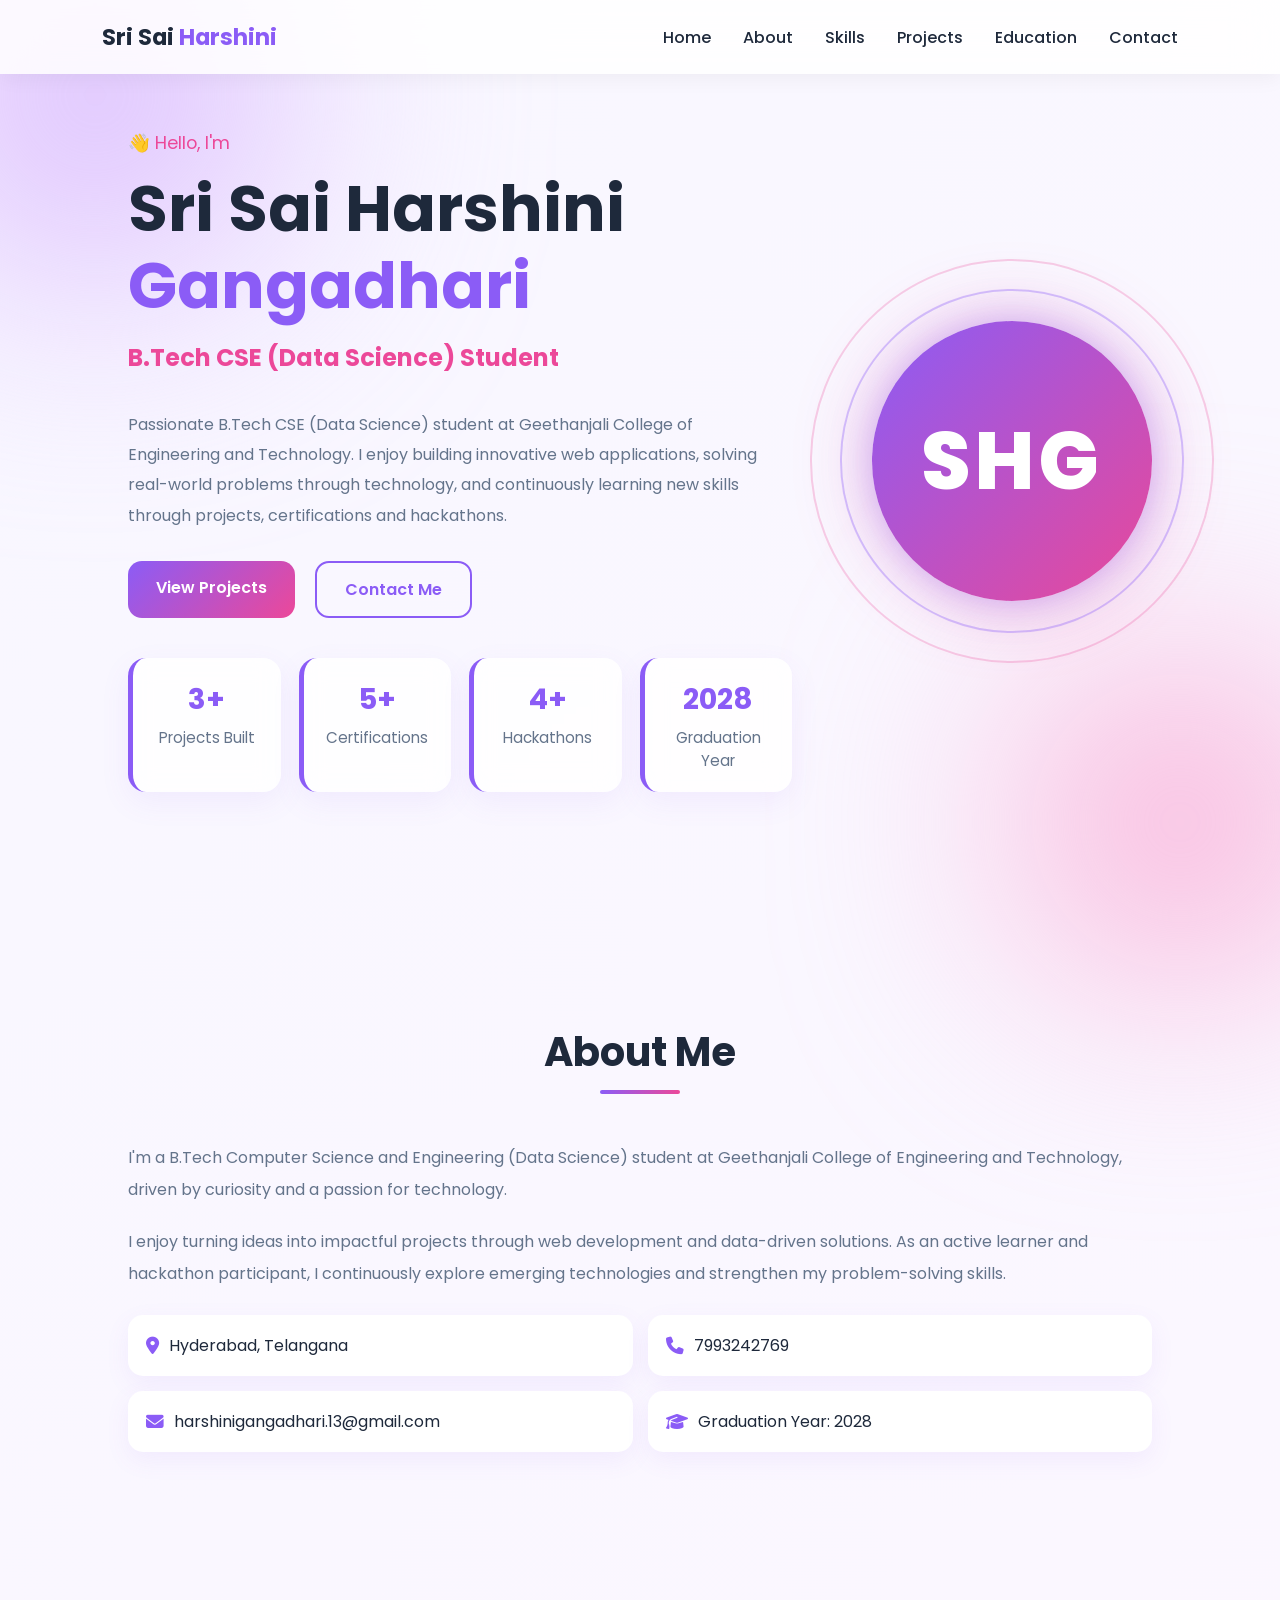
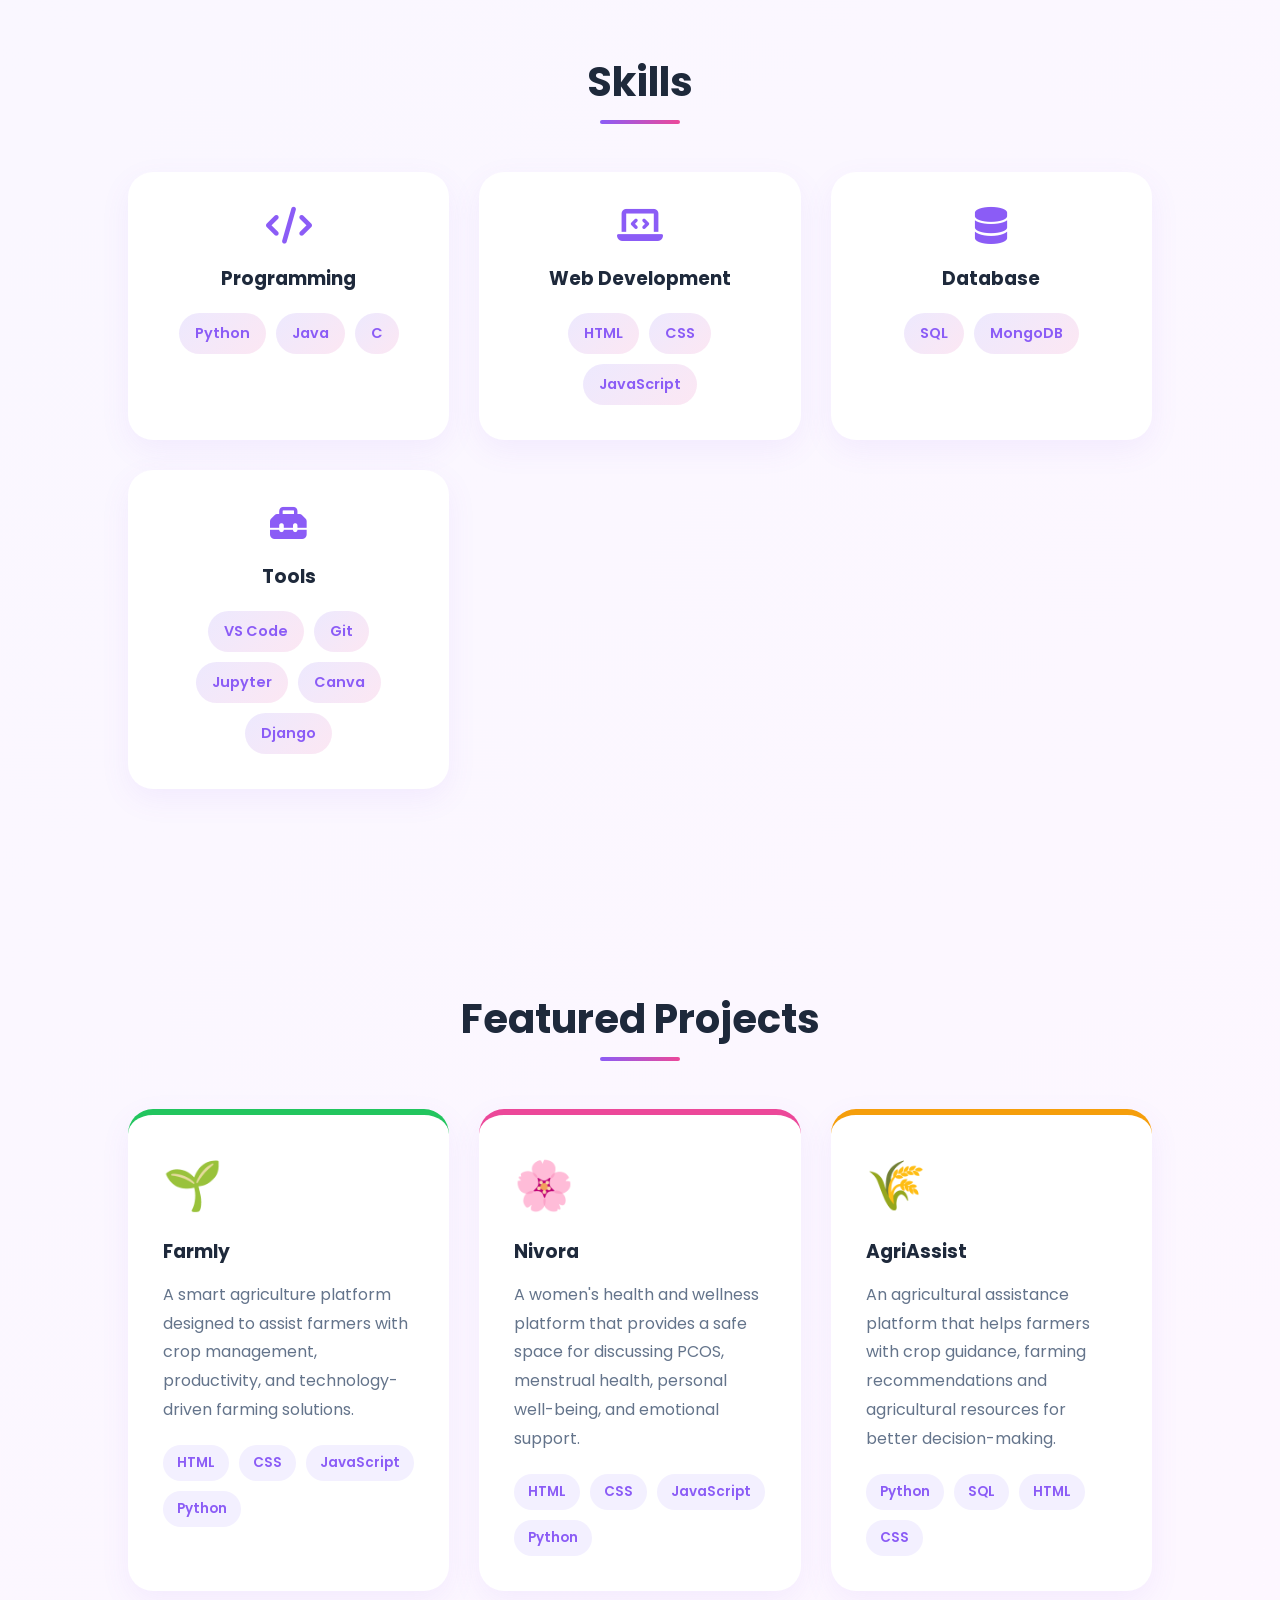
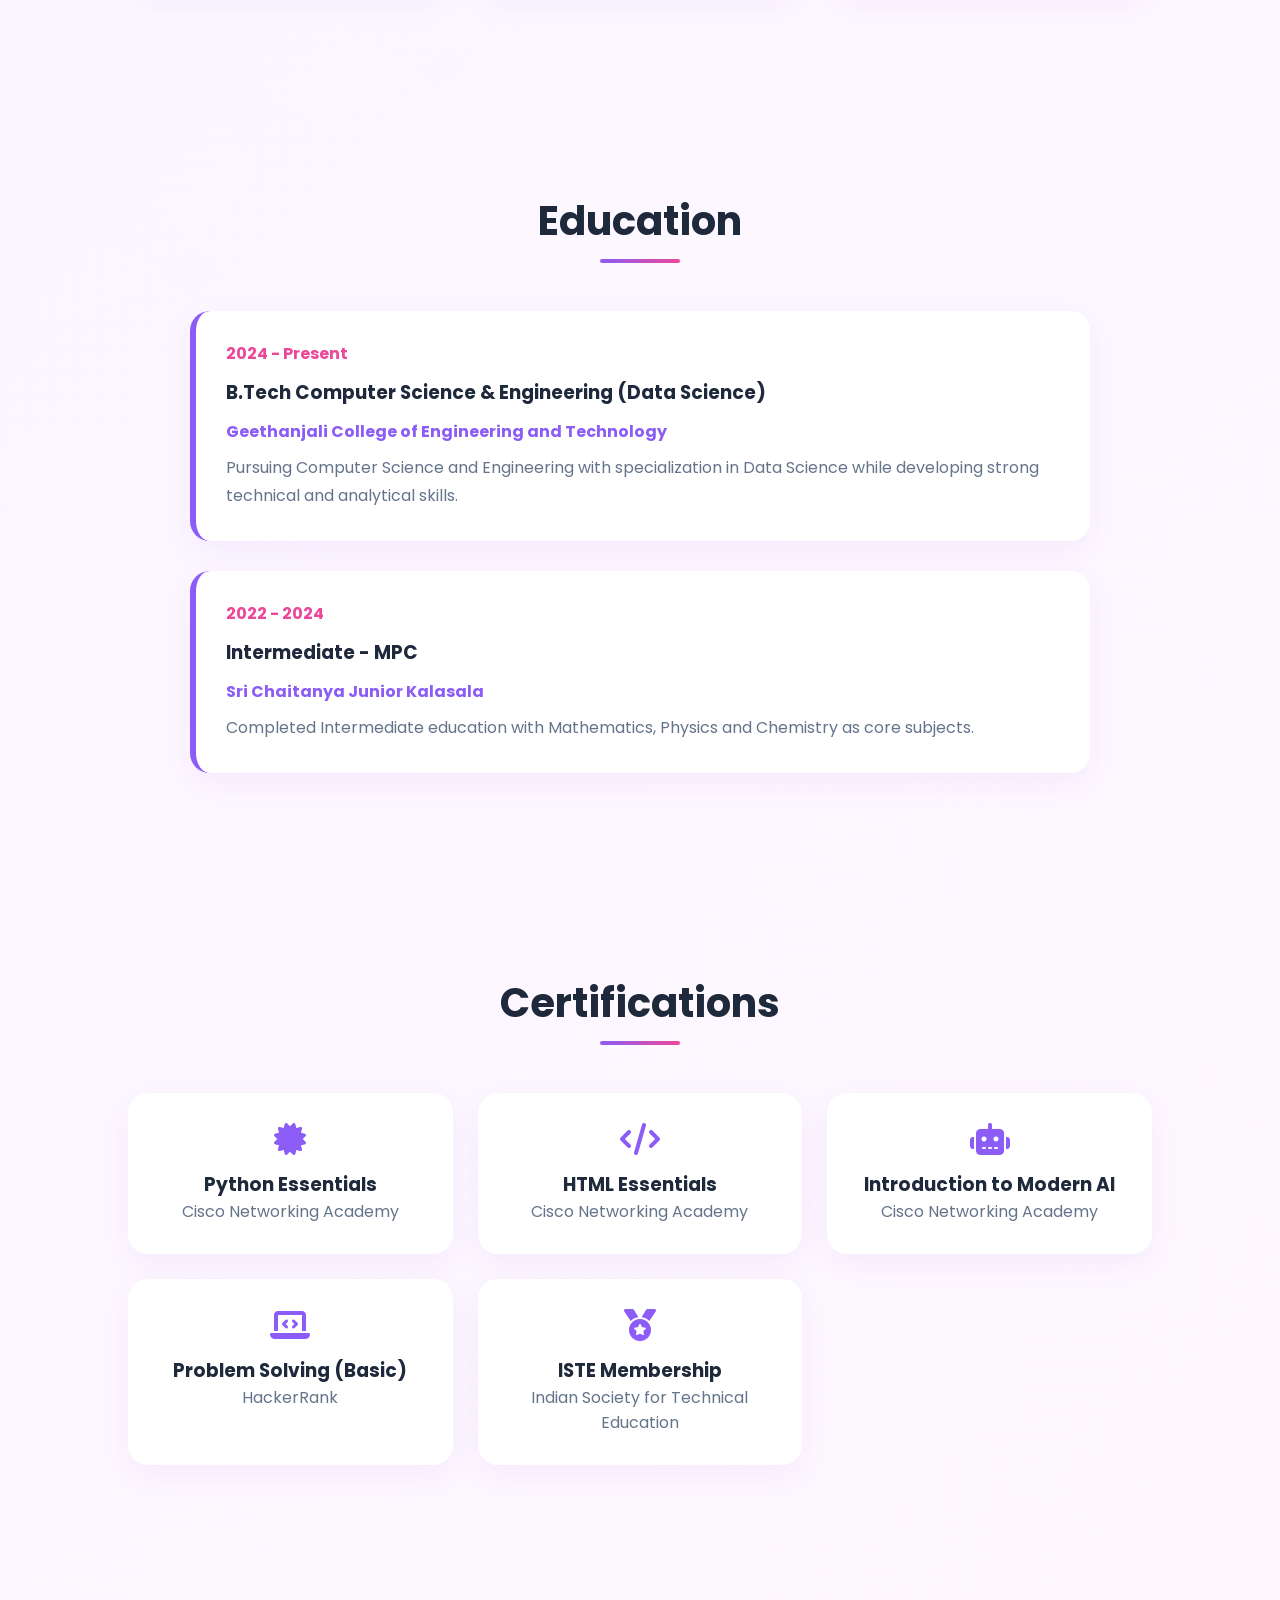
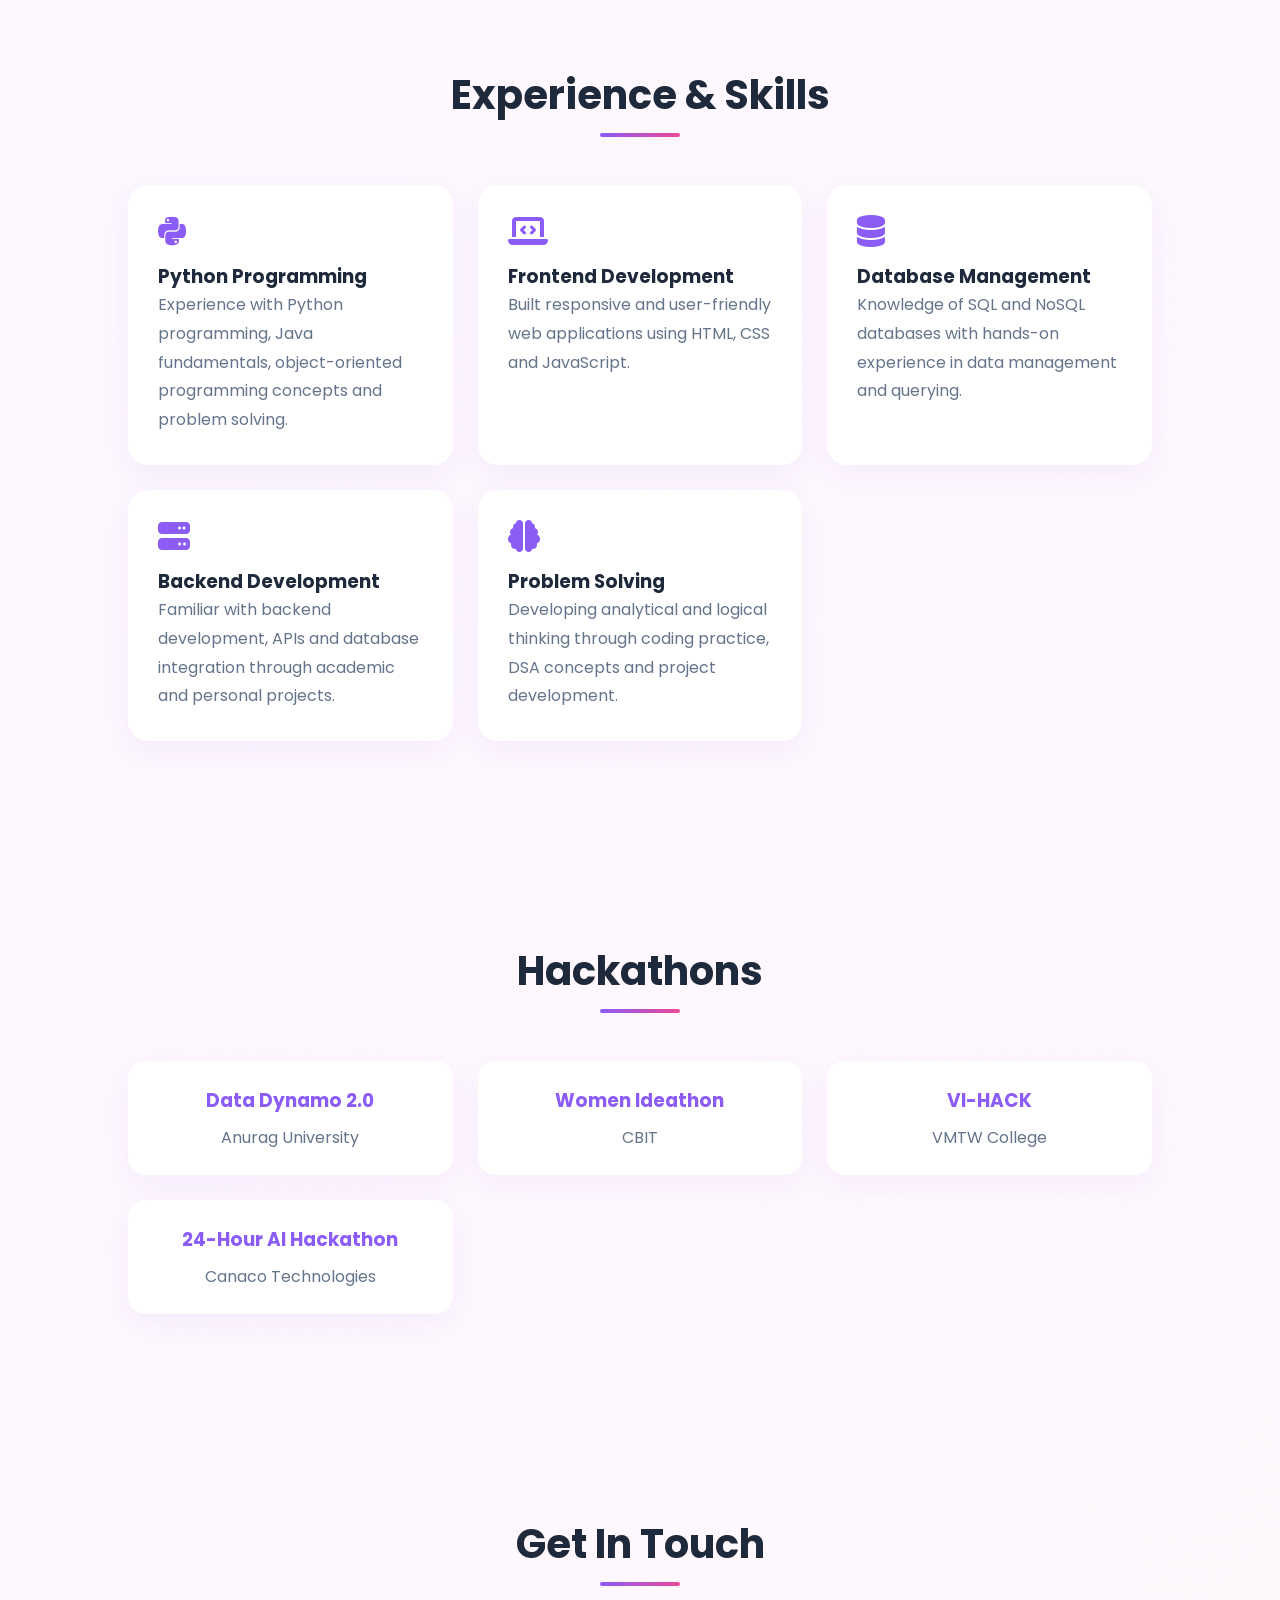
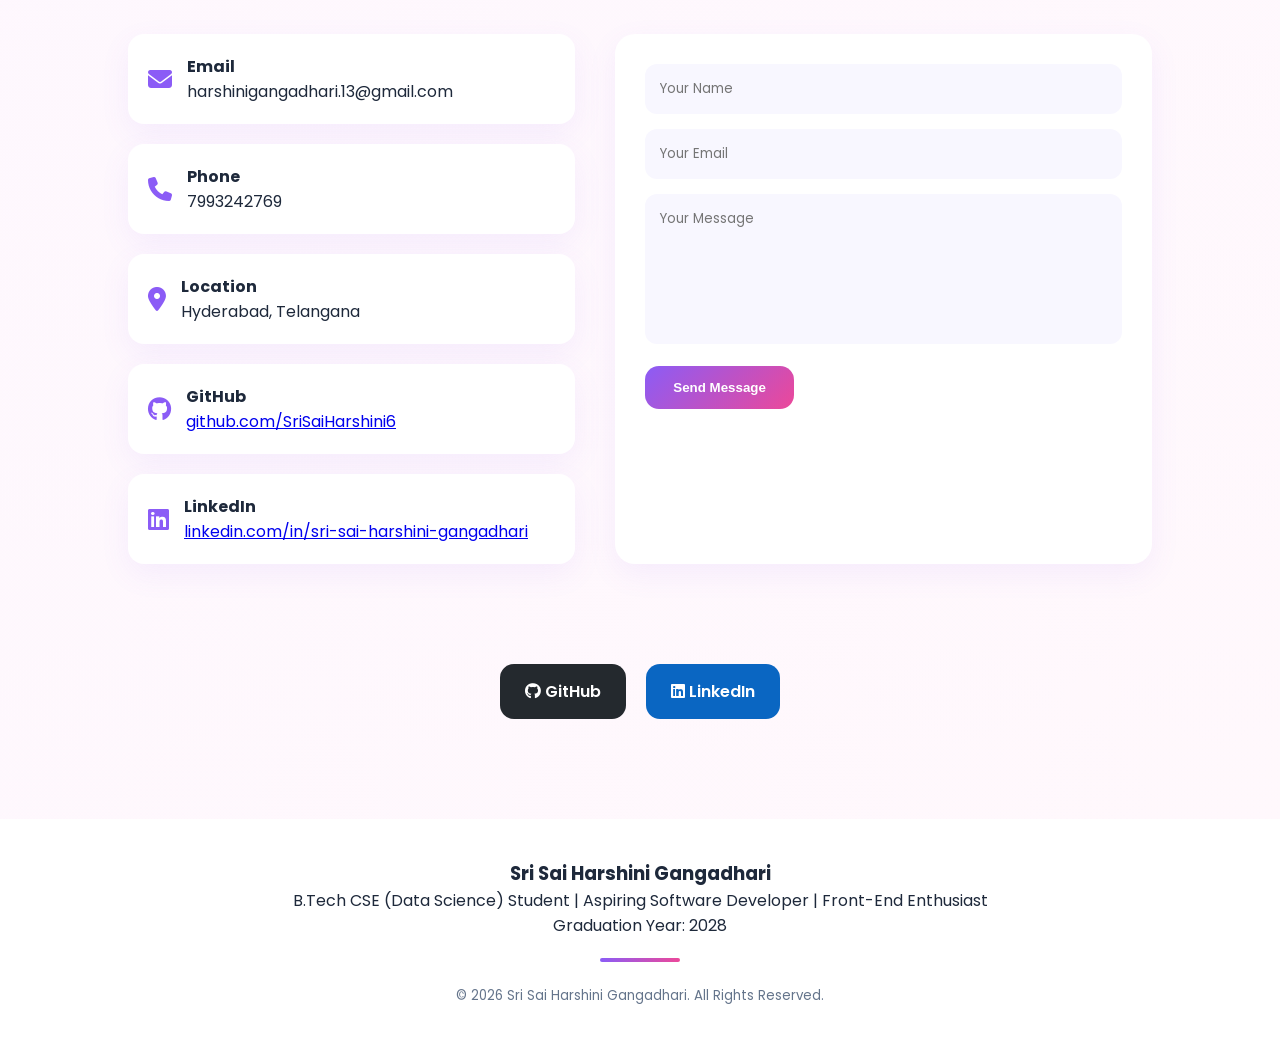
<file: Portfolio-Website/index.html>
<!DOCTYPE html>
<html lang="en">

<head>
    <meta charset="UTF-8">
    <meta name="viewport" content="width=device-width, initial-scale=1.0">
    <title>Sri Sai Harshini Gangadhari | Portfolio</title>

    <link href="https://fonts.googleapis.com/css2?family=Poppins:wght@300;400;500;600;700;800&display=swap"
        rel="stylesheet">

    <link rel="stylesheet"
        href="https://cdnjs.cloudflare.com/ajax/libs/font-awesome/6.5.1/css/all.min.css">

    <link rel="stylesheet" href="style.css">
</head>

<body>

    <!-- NAVBAR -->

    <header class="header">

        <div class="logo">
            Sri Sai <span>Harshini</span>
        </div>

        <nav class="navbar">

            <a href="#home">Home</a>
            <a href="#about">About</a>
            <a href="#skills">Skills</a>
            <a href="#projects">Projects</a>
            <a href="#education">Education</a>
            <a href="#contact">Contact</a>

        </nav>

        <div class="menu-btn">
            <i class="fas fa-bars"></i>
        </div>

    </header>

    <!-- HERO SECTION -->

    <section id="home" class="hero">

        <div class="hero-content">

            <p class="hero-greeting">
                👋 Hello, I'm
            </p>

            <h1>
                Sri Sai Harshini
                <span>Gangadhari</span>
            </h1>

            <h2 id="typing"></h2>

            <p class="hero-description">

                Passionate B.Tech CSE (Data Science) student at
                Geethanjali College of Engineering and Technology.

                I enjoy building innovative web applications,
                solving real-world problems through technology,
                and continuously learning new skills through
                projects, certifications and hackathons.

            </p>

            <div class="hero-buttons">

                <a href="#projects" class="btn primary-btn">
                    View Projects
                </a>

                <a href="#contact" class="btn secondary-btn">
                    Contact Me
                </a>

            </div>

            <div class="stats-container">

                <div class="stat-card">
                    <h3>3+</h3>
                    <p>Projects Built</p>
                </div>

                <div class="stat-card">
                    <h3>5+</h3>
                    <p>Certifications</p>
                </div>

                <div class="stat-card">
                    <h3>4+</h3>
                    <p>Hackathons</p>
                </div>

                <div class="stat-card">
                    <h3>2028</h3>
                    <p>Graduation Year</p>
                </div>

            </div>

        </div>

        <div class="hero-avatar">
    <div class="avatar-circle">
        SHG
    </div>
</div>

    </section>

    <!-- ABOUT SECTION -->

    <section id="about" class="about section">

        <div class="section-title">
            <h2>About Me</h2>
        </div>

       <div class="about-container single-column">

            

            <div class="about-right">

                <p>

                    I'm a B.Tech Computer Science and Engineering
                    (Data Science) student at Geethanjali College
                    of Engineering and Technology, driven by
                    curiosity and a passion for technology.

                </p>

                <p>

                    I enjoy turning ideas into impactful projects
                    through web development and data-driven
                    solutions. As an active learner and
                    hackathon participant, I continuously explore
                    emerging technologies and strengthen my
                    problem-solving skills.

                </p>

                <div class="about-details">

                    <div class="detail-box">
                        <i class="fas fa-location-dot"></i>
                        <span>Hyderabad, Telangana</span>
                    </div>

                    <div class="detail-box">
                        <i class="fas fa-phone"></i>
                        <span>7993242769</span>
                    </div>

                    <div class="detail-box">
                        <i class="fas fa-envelope"></i>
                        <span>
                            harshinigangadhari.13@gmail.com
                        </span>
                    </div>

                    <div class="detail-box">
                        <i class="fas fa-graduation-cap"></i>
                        <span>Graduation Year: 2028</span>
                    </div>

                </div>

            </div>

        </div>

    </section>

    <!-- SKILLS -->

    <section id="skills" class="skills section">

        <div class="section-title">
            <h2>Skills</h2>
        </div>

        <div class="skills-grid">

            <div class="skill-card">

                <i class="fas fa-code"></i>

                <h3>Programming</h3>

                <div class="skill-tags">
                    <span>Python</span>
                    <span>Java</span>
                    <span>C</span>
                </div>

            </div>

            <div class="skill-card">

                <i class="fas fa-laptop-code"></i>

                <h3>Web Development</h3>

                <div class="skill-tags">
                    <span>HTML</span>
                    <span>CSS</span>
                    <span>JavaScript</span>
                </div>

            </div>

            <div class="skill-card">

                <i class="fas fa-database"></i>

                <h3>Database</h3>

                <div class="skill-tags">
                    <span>SQL</span>
                    <span>MongoDB</span>
                </div>

            </div>

            <div class="skill-card">

                <i class="fas fa-toolbox"></i>

                <h3>Tools</h3>

                <div class="skill-tags">
                    <span>VS Code</span>
                    <span>Git</span>
                    <span>Jupyter</span>
                    <span>Canva</span>
                    <span>Django</span>
                </div>

            </div>

        </div>

    </section>
        <!-- PROJECTS SECTION -->

    <section id="projects" class="projects section">

        <div class="section-title">
            <h2>Featured Projects</h2>
        </div>

        <div class="projects-grid">

            <!-- FARMly -->

            <div class="project-card farmly">

                <div class="project-icon">
                    🌱
                </div>

                <h3>Farmly</h3>

                <p>
                    A smart agriculture platform designed to assist
                    farmers with crop management, productivity,
                    and technology-driven farming solutions.
                </p>

                <div class="tech-stack">
                    <span>HTML</span>
                    <span>CSS</span>
                    <span>JavaScript</span>
                    <span>Python</span>
                </div>

            </div>

            <!-- NIVORA -->

            <div class="project-card nivora">

                <div class="project-icon">
                    🌸
                </div>

                <h3>Nivora</h3>

                <p>
                    A women's health and wellness platform that
                    provides a safe space for discussing PCOS,
                    menstrual health, personal well-being,
                    and emotional support.
                </p>

                <div class="tech-stack">
                    <span>HTML</span>
                    <span>CSS</span>
                    <span>JavaScript</span>
                    <span>Python</span>
                </div>

            </div>

            <!-- AGRIASSIST -->

            <div class="project-card agriassist">

                <div class="project-icon">
                    🌾
                </div>

                <h3>AgriAssist</h3>

                <p>
                    An agricultural assistance platform that
                    helps farmers with crop guidance,
                    farming recommendations and agricultural
                    resources for better decision-making.
                </p>

                <div class="tech-stack">
                    <span>Python</span>
                    <span>SQL</span>
                    <span>HTML</span>
                    <span>CSS</span>
                </div>

            </div>

        </div>

    </section>

    <!-- EDUCATION SECTION -->

    <section id="education" class="education section">

        <div class="section-title">
            <h2>Education</h2>
        </div>

        <div class="education-timeline">

            <div class="timeline-card">

                <span class="year">
                    2024 - Present
                </span>

                <h3>
                    B.Tech Computer Science &
                    Engineering (Data Science)
                </h3>

                <h4>
                    Geethanjali College of
                    Engineering and Technology
                </h4>

                <p>
                    Pursuing Computer Science and
                    Engineering with specialization
                    in Data Science while developing
                    strong technical and analytical skills.
                </p>

            </div>

            <div class="timeline-card">

                <span class="year">
                    2022 - 2024
                </span>

                <h3>
                    Intermediate - MPC
                </h3>

                <h4>
                    Sri Chaitanya Junior Kalasala
                </h4>

                <p>
                    Completed Intermediate education
                    with Mathematics, Physics and
                    Chemistry as core subjects.
                </p>

            </div>

        </div>

    </section>

    <!-- CERTIFICATIONS SECTION -->

    <section id="certifications" class="certifications section">

        <div class="section-title">
            <h2>Certifications</h2>
        </div>

        <div class="certification-grid">

            <div class="certificate-card">

                <i class="fas fa-certificate"></i>

                <h3>Python Essentials</h3>

                <p>
                    Cisco Networking Academy
                </p>

            </div>

            <div class="certificate-card">

                <i class="fas fa-code"></i>

                <h3>HTML Essentials</h3>

                <p>
                    Cisco Networking Academy
                </p>

            </div>

            <div class="certificate-card">

                <i class="fas fa-robot"></i>

                <h3>
                    Introduction to Modern AI
                </h3>

                <p>
                    Cisco Networking Academy
                </p>

            </div>

            <div class="certificate-card">

                <i class="fas fa-laptop-code"></i>

                <h3>
                    Problem Solving (Basic)
                </h3>

                <p>
                    HackerRank
                </p>

            </div>

            <div class="certificate-card">

                <i class="fas fa-medal"></i>

                <h3>
                    ISTE Membership
                </h3>

                <p>
                    Indian Society for Technical Education
                </p>

            </div>

        </div>

    </section>
        <!-- EXPERIENCE SECTION -->

    <section id="experience" class="experience section">

        <div class="section-title">
            <h2>Experience & Skills</h2>
        </div>

        <div class="experience-grid">

            <div class="experience-card">

                <i class="fab fa-python"></i>

                <h3>Python Programming</h3>

                <p>
                    Experience with Python programming,
                    Java fundamentals, object-oriented
                    programming concepts and problem solving.
                </p>

            </div>

            <div class="experience-card">

                <i class="fas fa-laptop-code"></i>

                <h3>Frontend Development</h3>

                <p>
                    Built responsive and user-friendly web
                    applications using HTML, CSS and JavaScript.
                </p>

            </div>

            <div class="experience-card">

                <i class="fas fa-database"></i>

                <h3>Database Management</h3>

                <p>
                    Knowledge of SQL and NoSQL databases
                    with hands-on experience in data
                    management and querying.
                </p>

            </div>

            <div class="experience-card">

                <i class="fas fa-server"></i>

                <h3>Backend Development</h3>

                <p>
                    Familiar with backend development,
                    APIs and database integration through
                    academic and personal projects.
                </p>

            </div>

            <div class="experience-card">

                <i class="fas fa-brain"></i>

                <h3>Problem Solving</h3>

                <p>
                    Developing analytical and logical
                    thinking through coding practice,
                    DSA concepts and project development.
                </p>

            </div>

        </div>

    </section>

    <!-- HACKATHONS -->

    <section class="hackathons section">

        <div class="section-title">
            <h2>Hackathons</h2>
        </div>

        <div class="hackathon-grid">

            <div class="hackathon-card">
                <h3>Data Dynamo 2.0</h3>
                <p>Anurag University</p>
            </div>

            <div class="hackathon-card">
                <h3>Women Ideathon</h3>
                <p>CBIT</p>
            </div>

            <div class="hackathon-card">
                <h3>VI-HACK</h3>
                <p>VMTW College</p>
            </div>

            <div class="hackathon-card">
                <h3>24-Hour AI Hackathon</h3>
                <p>Canaco Technologies</p>
            </div>

        </div>

    </section>

    <!-- CONTACT SECTION -->

    <section id="contact" class="contact section">

        <div class="section-title">
            <h2>Get In Touch</h2>
        </div>

        <div class="contact-container">

            <div class="contact-info">

                <div class="contact-item">
                    <i class="fas fa-envelope"></i>
                    <div>
                        <h4>Email</h4>
                        <p>
                            harshinigangadhari.13@gmail.com
                        </p>
                    </div>
                </div>

                <div class="contact-item">
                    <i class="fas fa-phone"></i>
                    <div>
                        <h4>Phone</h4>
                        <p>7993242769</p>
                    </div>
                </div>

                <div class="contact-item">
                    <i class="fas fa-location-dot"></i>
                    <div>
                        <h4>Location</h4>
                        <p>Hyderabad, Telangana</p>
                    </div>
                </div>

                <div class="contact-item">

    <i class="fab fa-github"></i>

    <div>

        <h4>GitHub</h4>

        <p>
            <a href="https://github.com/SriSaiHarshini6"
               target="_blank">
               github.com/SriSaiHarshini6
            </a>
        </p>

    </div>

</div>
<div class="contact-item">

    <i class="fab fa-linkedin"></i>

    <div>

        <h4>LinkedIn</h4>

        <p>
            <a href="https://www.linkedin.com/in/sri-sai-harshini-gangadhari-5852523a8"
               target="_blank">
               linkedin.com/in/sri-sai-harshini-gangadhari
            </a>
        </p>

    </div>

</div>
</div> 
            <form class="contact-form">

                <input
                    type="text"
                    placeholder="Your Name"
                    required>

                <input
                    type="email"
                    placeholder="Your Email"
                    required>

                <textarea
                    rows="6"
                    placeholder="Your Message"
                    required></textarea>

                <button
                    type="submit"
                    class="btn primary-btn">

                    Send Message

                </button>

            </form>

        </div>

    </section>


    <!-- SOCIAL SECTION -->

    <section class="social-section">

        <a
            href="https://github.com/SriSaiHarshini6"
            target="_blank"
            class="social-btn github">

            <i class="fab fa-github"></i>
            GitHub

        </a>

        <a
            href="https://www.linkedin.com/in/sri-sai-harshini-gangadhari-5852523a8"
            target="_blank"
            class="social-btn linkedin">

            <i class="fab fa-linkedin"></i>
            LinkedIn

        </a>

    </section>

    <!-- FOOTER -->

    <footer>

        <h3>
            Sri Sai Harshini Gangadhari
        </h3>

        <p>
            B.Tech CSE (Data Science) Student |
            Aspiring Software Developer |
            Front-End Enthusiast
        </p>

        <p>
            Graduation Year: 2028
        </p>

        <div class="footer-line"></div>

        <small>
            © 2026 Sri Sai Harshini Gangadhari.
            All Rights Reserved.
        </small>

    </footer>

    <!-- SCROLL TOP BUTTON -->

    <button id="scrollTopBtn">
        <i class="fas fa-arrow-up"></i>
    </button>

    <!-- JAVASCRIPT -->

    <script src="script.js"></script>

</body>
</html>
</file>
<file: Portfolio-Website/style.css>
/* =========================
   GOOGLE FONT & RESET
========================= */

*{
    margin:0;
    padding:0;
    box-sizing:border-box;
    scroll-behavior:smooth;
}

:root{

    --bg:#f8f7ff;
    --card:#ffffff;
    --card2:#f3f0ff;

    --primary:#8b5cf6;
    --secondary:#ec4899;
    --accent:#06b6d4;

    --text:#1e293b;
    --light:#64748b;

}

body{

    font-family:'Poppins',sans-serif;

    background:linear-gradient(
        135deg,
        #f8f7ff,
        #fdf7ff,
        #fff8fc
    );

    color:var(--text);

    overflow-x:hidden;

}

/* =========================
   SCROLLBAR
========================= */

::-webkit-scrollbar{
    width:8px;
}

::-webkit-scrollbar-thumb{
    background:var(--primary);
    border-radius:20px;
}

/* =========================
   HEADER
========================= */

.header{

    position:fixed;
    top:0;
    left:0;

    width:100%;

    padding:20px 8%;

    display:flex;
    justify-content:space-between;
    align-items:center;

    background:rgba(255,255,255,.85);

    backdrop-filter:blur(20px);

    z-index:1000;

    box-shadow:0 4px 20px rgba(0,0,0,.05);

}

.logo{

    font-size:1.4rem;
    font-weight:700;

}

.logo span{
    color:var(--primary);
}

.navbar{

    display:flex;
    gap:2rem;

}

.navbar a{

    text-decoration:none;
    color:var(--text);

    font-weight:500;

    transition:.3s;

}

.navbar a:hover{

    color:var(--primary);

}

.menu-btn{

    display:none;
    font-size:1.5rem;
    cursor:pointer;

}

/* =========================
   GLOBAL SECTION
========================= */

.section{

    padding:100px 10%;

}

.section-title{

    text-align:center;
    margin-bottom:60px;

}

.section-title h2{

    font-size:2.5rem;
    font-weight:700;

    position:relative;

}

.section-title h2::after{

    content:"";

    width:80px;
    height:4px;

    background:linear-gradient(
        to right,
        var(--primary),
        var(--secondary)
    );

    position:absolute;
    bottom:-12px;
    left:50%;

    transform:translateX(-50%);

    border-radius:20px;

}

/* =========================
   HERO
========================= */

.hero{

    min-height:100vh;

    display:flex;
    justify-content:space-between;
    align-items:center;

    gap:5rem;

    padding:130px 10%;

    position:relative;

}

.hero::before{

    content:"";

    width:350px;
    height:350px;

    background:#d8b4fe;

    position:absolute;

    top:-80px;
    left:-80px;

    border-radius:50%;

    filter:blur(130px);

    z-index:-1;

}

.hero::after{

    content:"";

    width:300px;
    height:300px;

    background:#f9a8d4;

    position:absolute;

    bottom:-50px;
    right:-50px;

    border-radius:50%;

    filter:blur(120px);

    z-index:-1;

}

.hero-content{

    flex:1;

}

.hero-greeting{

    color:var(--secondary);
    font-size:1.1rem;

    margin-bottom:15px;

}

.hero h1{

    font-size:4rem;
    line-height:1.2;

    margin-bottom:15px;

}

.hero h1 span{

    color:var(--primary);

}

.hero h2{

    color:var(--secondary);

    min-height:50px;

    margin-bottom:20px;

}

.hero-description{

    color:var(--light);

    line-height:1.9;

    margin-bottom:30px;

    max-width:650px;

}

/* =========================
   BUTTONS
========================= */

.hero-buttons{

    display:flex;
    gap:20px;

    margin-bottom:40px;

}

.btn{

    padding:14px 28px;

    border:none;

    border-radius:14px;

    text-decoration:none;

    font-weight:600;

    transition:.3s;

}

.primary-btn{

    background:linear-gradient(
        135deg,
        #8b5cf6,
        #ec4899
    );

    color:white;

}

.primary-btn:hover{

    transform:translateY(-4px);

}

.secondary-btn{

    border:2px solid var(--primary);

    color:var(--primary);

}

.secondary-btn:hover{

    background:var(--primary);

    color:white;

}
/* =========================
   PROFILE IMAGE
========================= */

.hero-image{

    flex:1;

    display:flex;
    justify-content:center;

}

.profile-card{

    width:350px;
    height:450px;

    border-radius:30px;

    overflow:hidden;

    background:white;

    padding:10px;

    box-shadow:
    0 20px 50px rgba(139,92,246,.15);

    transition:.4s;

}

.profile-card:hover{

    transform:translateY(-10px);

}

.profile-card img{

    width:100%;
    height:100%;

    object-fit:cover;

    border-radius:24px;

}

/* =========================
   STATS
========================= */

.stats-container{

    display:grid;

    grid-template-columns:
    repeat(4,1fr);

    gap:18px;

}

.stat-card{

    background:rgba(
        255,
        255,
        255,
        .85
    );

    backdrop-filter:blur(12px);

    border-left:5px solid
    var(--primary);

    border-radius:18px;

    padding:20px;

    text-align:center;

    box-shadow:
    0 10px 30px
    rgba(139,92,246,.08);

    transition:.4s;

}

.stat-card:hover{

    transform:
    translateY(-8px);

}

.stat-card h3{

    color:var(--primary);

    font-size:1.8rem;

    margin-bottom:5px;

}

.stat-card p{

    color:var(--light);

    font-size:.95rem;

}

/* =========================
   ABOUT
========================= */

.about-container{

    display:grid;

    grid-template-columns:
    1fr 1.4fr;

    gap:60px;

    align-items:center;

}

.about-left img{

    width:100%;

    border-radius:25px;

    box-shadow:
    0 15px 40px
    rgba(139,92,246,.15);

}

.about-right p{

    color:var(--light);

    line-height:2;

    margin-bottom:20px;

}

.about-details{

    display:grid;

    grid-template-columns:
    repeat(2,1fr);

    gap:15px;

    margin-top:25px;

}

.detail-box{

    background:white;

    padding:18px;

    border-radius:15px;

    display:flex;

    align-items:center;

    gap:10px;

    box-shadow:
    0 8px 25px
    rgba(139,92,246,.08);

    transition:.3s;

}

.detail-box:hover{

    transform:
    translateY(-5px);

}

.detail-box i{

    color:var(--primary);

    font-size:1.1rem;

}

/* =========================
   SKILLS
========================= */

.skills-grid{

    display:grid;

    grid-template-columns:
    repeat(auto-fit,minmax(260px,1fr));

    gap:30px;

}

.skill-card{

    background:white;

    border-radius:25px;

    padding:35px;

    text-align:center;

    box-shadow:
    0 10px 30px
    rgba(139,92,246,.08);

    transition:.4s;

}

.skill-card:hover{

    transform:
    translateY(-10px);

}

.skill-card i{

    font-size:2.3rem;

    color:var(--primary);

    margin-bottom:20px;

}

.skill-card h3{

    margin-bottom:20px;

}

.skill-tags{

    display:flex;

    flex-wrap:wrap;

    justify-content:center;

    gap:10px;

}

.skill-tags span{

    padding:10px 16px;

    border-radius:30px;

    background:
    linear-gradient(
        135deg,
        #ede9fe,
        #fce7f3
    );

    color:var(--primary);

    font-size:.9rem;

    font-weight:600;

}

/* =========================
   PREMIUM HOVER EFFECT
========================= */

.skill-card,
.detail-box,
.stat-card{

    cursor:pointer;

}

.skill-card:hover,
.detail-box:hover,
.stat-card:hover{

    box-shadow:
    0 20px 40px
    rgba(139,92,246,.15);

}
/* =========================
   PROJECTS
========================= */

.projects-grid{

    display:grid;
    grid-template-columns:
    repeat(auto-fit,minmax(320px,1fr));

    gap:30px;

}

.project-card{

    background:white;

    padding:35px;

    border-radius:25px;

    box-shadow:
    0 10px 30px rgba(139,92,246,.08);

    transition:.4s;

}

.project-card:hover{

    transform:translateY(-10px);

}

.farmly{
    border-top:6px solid #22c55e;
}

.nivora{
    border-top:6px solid #ec4899;
}

.agriassist{
    border-top:6px solid #f59e0b;
}

.project-icon{

    font-size:3rem;

    margin-bottom:15px;

}

.project-card h3{

    margin-bottom:15px;

    color:var(--text);

}

.project-card p{

    color:var(--light);

    line-height:1.8;

    margin-bottom:20px;

}

.tech-stack{

    display:flex;

    flex-wrap:wrap;

    gap:10px;

}

.tech-stack span{

    padding:8px 14px;

    border-radius:25px;

    background:#f3f0ff;

    color:var(--primary);

    font-size:.85rem;

    font-weight:600;

}

/* =========================
   EDUCATION
========================= */

.education-timeline{

    max-width:900px;

    margin:auto;

    display:flex;

    flex-direction:column;

    gap:30px;

}

.timeline-card{

    background:white;

    padding:30px;

    border-radius:20px;

    border-left:6px solid
    var(--primary);

    box-shadow:
    0 10px 30px
    rgba(139,92,246,.08);

}

.year{

    color:var(--secondary);

    font-weight:700;

}

.timeline-card h3{

    margin:12px 0;

}

.timeline-card h4{

    color:var(--primary);

    margin-bottom:10px;

}

.timeline-card p{

    color:var(--light);

    line-height:1.8;

}

/* =========================
   CERTIFICATIONS
========================= */

.certification-grid{

    display:grid;

    grid-template-columns:
    repeat(auto-fit,minmax(250px,1fr));

    gap:25px;

}

.certificate-card{

    background:white;

    padding:30px;

    text-align:center;

    border-radius:20px;

    transition:.4s;

    box-shadow:
    0 10px 30px
    rgba(139,92,246,.08);

}

.certificate-card:hover{

    transform:translateY(-8px);

}

.certificate-card i{

    font-size:2rem;

    color:var(--primary);

    margin-bottom:15px;

}

.certificate-card p{

    color:var(--light);

}

/* =========================
   EXPERIENCE
========================= */

.experience-grid{

    display:grid;

    grid-template-columns:
    repeat(auto-fit,minmax(280px,1fr));

    gap:25px;

}

.experience-card{

    background:white;

    padding:30px;

    border-radius:20px;

    box-shadow:
    0 10px 30px
    rgba(139,92,246,.08);

    transition:.4s;

}

.experience-card:hover{

    transform:translateY(-10px);

}

.experience-card i{

    font-size:2rem;

    color:var(--primary);

    margin-bottom:15px;

}

.experience-card p{

    color:var(--light);

    line-height:1.8;

}

/* =========================
   HACKATHONS
========================= */

.hackathon-grid{

    display:grid;

    grid-template-columns:
    repeat(auto-fit,minmax(250px,1fr));

    gap:25px;

}

.hackathon-card{

    background:white;

    padding:25px;

    text-align:center;

    border-radius:18px;

    box-shadow:
    0 10px 30px
    rgba(139,92,246,.08);

    transition:.4s;

}

.hackathon-card:hover{

    transform:translateY(-8px);

}

.hackathon-card h3{

    color:var(--primary);

    margin-bottom:10px;

}

.hackathon-card p{

    color:var(--light);

}

/* =========================
   CONTACT
========================= */

.contact-container{

    display:grid;

    grid-template-columns:
    1fr 1.2fr;

    gap:40px;

}

.contact-info{

    display:flex;

    flex-direction:column;

    gap:20px;

}

.contact-item{

    background:white;

    padding:20px;

    border-radius:16px;

    display:flex;

    gap:15px;

    align-items:center;

    box-shadow:
    0 10px 30px
    rgba(139,92,246,.08);

}

.contact-item i{

    color:var(--primary);

    font-size:1.5rem;

}

.contact-form{

    background:white;

    padding:30px;

    border-radius:20px;

    box-shadow:
    0 10px 30px
    rgba(139,92,246,.08);

}

.contact-form input,
.contact-form textarea{

    width:100%;

    padding:15px;

    margin-bottom:15px;

    border:none;

    background:#f8f7ff;

    border-radius:12px;

    font-family:'Poppins',sans-serif;

}

.contact-form textarea{

    resize:none;

}

/* =========================
   SOCIAL
========================= */

.social-section{

    display:flex;

    justify-content:center;

    gap:20px;

    padding-bottom:60px;

}

.social-btn{

    padding:15px 25px;

    border-radius:14px;

    text-decoration:none;

    color:white;

    font-weight:600;

}

.github{

    background:#24292e;

}

.linkedin{

    background:#0a66c2;

}

/* =========================
   FOOTER
========================= */

footer{

    text-align:center;

    padding:40px 10%;

    background:white;

    margin-top:40px;

}

.footer-line{

    width:80px;

    height:4px;

    background:linear-gradient(
        to right,
        var(--primary),
        var(--secondary)
    );

    margin:20px auto;

    border-radius:20px;

}

footer small{

    color:var(--light);

}

/* =========================
   SCROLL TOP
========================= */

#scrollTopBtn{

    position:fixed;

    right:25px;
    bottom:25px;

    width:50px;
    height:50px;

    border:none;

    border-radius:50%;

    background:var(--primary);

    color:white;

    cursor:pointer;

    display:none;

    z-index:999;

}

/* =========================
   MOBILE RESPONSIVE
========================= */

@media(max-width:992px){

    .hero{
        flex-direction:column-reverse;
        text-align:center;
    }

    .about-container{
        grid-template-columns:1fr;
    }

    .contact-container{
        grid-template-columns:1fr;
    }

    .stats-container{
        grid-template-columns:
        repeat(2,1fr);
    }

}

@media(max-width:768px){

    .navbar{

        position:absolute;

        top:80px;
        right:-100%;

        width:260px;

        background:white;

        flex-direction:column;

        padding:25px;

        transition:.4s;

    }

    .navbar.active{

        right:0;

    }

    .menu-btn{

        display:block;

    }

    .hero h1{

        font-size:2.5rem;

    }

    .stats-container{

        grid-template-columns:1fr;

    }

    .about-details{

        grid-template-columns:1fr;

    }

    .social-section{

        flex-direction:column;

        align-items:center;

    }

    .section{

        padding:80px 7%;

    }

}

@media(max-width:500px){

    .hero h1{

        font-size:2rem;

    }

    .profile-card{

        width:280px;
        height:360px;

    }

}
/* =========================
   FLOATING SHAPES
========================= */

.shape{

    position:fixed;

    border-radius:50%;

    filter:blur(90px);

    z-index:-2;

}

.shape1{

    width:260px;
    height:260px;

    background:#d8b4fe;

    top:10%;
    left:-100px;

}

.shape2{

    width:220px;
    height:220px;

    background:#f9a8d4;

    top:55%;
    right:-80px;

}

.shape3{

    width:200px;
    height:200px;

    background:#93c5fd;

    bottom:0;
    left:40%;

}

/* =========================
   ACHIEVEMENTS
========================= */

.achievement-grid{

    display:grid;

    grid-template-columns:
    repeat(auto-fit,minmax(250px,1fr));

    gap:25px;

}

.achievement-card{

    background:white;

    padding:30px;

    border-radius:20px;

    text-align:center;

    font-size:2rem;

    box-shadow:
    0 10px 30px
    rgba(139,92,246,.08);

    transition:.4s;

}

.achievement-card:hover{

    transform:
    translateY(-10px);

}

.achievement-card h3{

    margin-top:15px;

    font-size:1rem;

    color:var(--text);

}
.hero-avatar{
    display:flex;
    justify-content:center;
    align-items:center;
}

.avatar-circle{
    width:280px;
    height:280px;

    border-radius:50%;

    display:flex;
    justify-content:center;
    align-items:center;

    font-size:5rem;
    font-weight:800;
    letter-spacing:4px;

    color:#ffffff;

    background:linear-gradient(
        135deg,
        #8b5cf6,
        #e94899
    );

    box-shadow:
        0 0 40px rgba(139,92,246,0.4),
        0 0 80px rgba(236,72,153,0.3);

    position:relative;
}

.avatar-circle::before{
    content:"";
    position:absolute;

    width:340px;
    height:340px;

    border:2px solid rgba(142, 96, 249, 0.35);
    border-radius:50%;
}

.avatar-circle::after{
    content:"";
    position:absolute;

    width:400px;
    height:400px;

    border:2px solid rgba(236,72,153,0.25);
    border-radius:50%;
}
.about-container.single-column{
    display:flex;
    justify-content:center;
}

.about-container.single-column .about-content{
    max-width:900px;
    width:100%;
}
</file>
